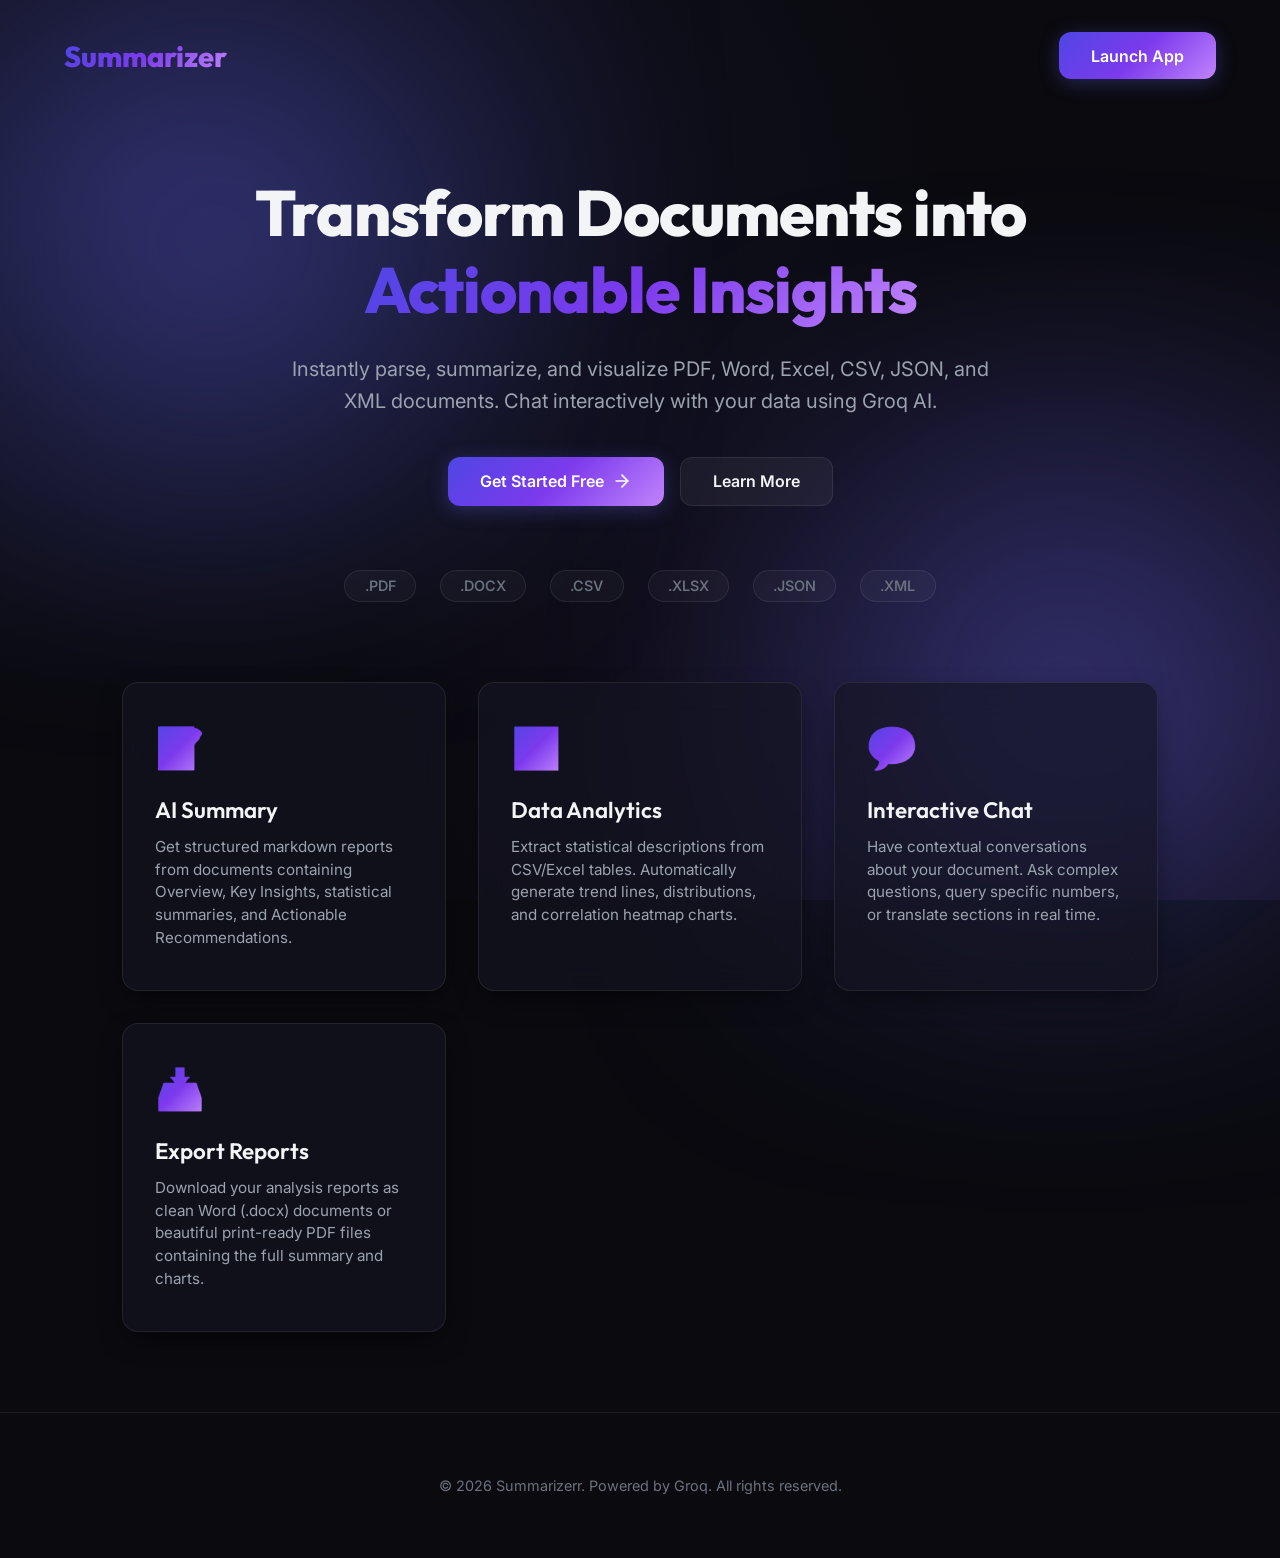
<file: frontend/index.html>
<!DOCTYPE html>
<html lang="en">
<head>
    <meta charset="UTF-8">
    <meta name="viewport" content="width=device-width, initial-scale=1.0">
    <title>Summarizer - AI Document Summarizer & Analytics Chat</title>
    <link rel="stylesheet" href="/frontend/css/style.css">
    <link rel="stylesheet" href="css/style.css"> <!-- Fallback for direct double click -->
</head>
<body>
    <div class="pulse-circle" style="top: 10%; left: 5%;"></div>
    <div class="pulse-circle" style="top: 60%; right: 5%;"></div>

    <!-- Navigation -->
    <nav class="landing-nav">
        <a href="index.html" class="logo">Summarizer</a>
        <a href="upload.html" class="btn-primary">Launch App</a>
    </nav>

    <!-- Hero Section -->
    <header class="landing-hero">
        <h1>Transform Documents into <br><span>Actionable Insights</span></h1>
        <p>Instantly parse, summarize, and visualize PDF, Word, Excel, CSV, JSON, and XML documents. Chat interactively with your data using Groq AI.</p>
        
        <div style="display: flex; gap: 1rem; justify-content: center;">
            <a href="upload.html" class="btn-primary">
                Get Started Free
                <svg width="20" height="20" viewBox="0 0 24 24" fill="none" stroke="currentColor" stroke-width="2" stroke-linecap="round" stroke-linejoin="round"><line x1="5" y1="12" x2="19" y2="12"></line><polyline points="12 5 19 12 12 19"></polyline></svg>
            </a>
            <a href="#features" class="btn-secondary">Learn More</a>
        </div>

        <!-- Format Badges -->
        <div class="format-bar">
            <span class="format-badge">.PDF</span>
            <span class="format-badge">.DOCX</span>
            <span class="format-badge">.CSV</span>
            <span class="format-badge">.XLSX</span>
            <span class="format-badge">.JSON</span>
            <span class="format-badge">.XML</span>
        </div>
    </header>

    <!-- Features Grid -->
    <section id="features" class="features-grid">
        <div class="feature-card glass-panel">
            <div class="feature-icon">📝</div>
            <h3>AI Summary</h3>
            <p>Get structured markdown reports from documents containing Overview, Key Insights, statistical summaries, and Actionable Recommendations.</p>
        </div>
        
        <div class="feature-card glass-panel">
            <div class="feature-icon">📊</div>
            <h3>Data Analytics</h3>
            <p>Extract statistical descriptions from CSV/Excel tables. Automatically generate trend lines, distributions, and correlation heatmap charts.</p>
        </div>

        <div class="feature-card glass-panel">
            <div class="feature-icon">💬</div>
            <h3>Interactive Chat</h3>
            <p>Have contextual conversations about your document. Ask complex questions, query specific numbers, or translate sections in real time.</p>
        </div>

        <div class="feature-card glass-panel">
            <div class="feature-icon">📥</div>
            <h3>Export Reports</h3>
            <p>Download your analysis reports as clean Word (.docx) documents or beautiful print-ready PDF files containing the full summary and charts.</p>
        </div>
    </section>

    <footer style="text-align: center; padding: 4rem 1rem; color: var(--text-muted); font-size: 0.9rem; border-top: 1px solid var(--border-card);">
        <p>&copy; 2026 Summarizerr. Powered by Groq. All rights reserved.</p>
    </footer>
</body>
</html>
</file>
<file: frontend/css/style.css>
@import url('https://fonts.googleapis.com/css2?family=Inter:wght@300;400;550;600;700&family=Outfit:wght@400;600;800&display=swap');

:root {
    --bg-primary: #0a0a0f;
    --bg-secondary: #12121e;
    --bg-card: rgba(20, 20, 35, 0.65);
    --border-card: rgba(255, 255, 255, 0.08);
    --accent-indigo: #6366f1;
    --accent-purple: #8b5cf6;
    --accent-gradient: linear-gradient(135deg, #4f46e5 0%, #7c3aed 50%, #c084fc 100%);
    --accent-gradient-hover: linear-gradient(135deg, #4338ca 0%, #6d28d9 100%);
    --text-primary: #f3f4f6;
    --text-secondary: #9ca3af;
    --text-muted: #6b7280;
    --danger: #ef4444;
    --success: #10b981;
    --warning: #f59e0b;
    --shadow-premium: 0 10px 30px -10px rgba(0, 0, 0, 0.7);
    --transition-smooth: all 0.3s cubic-bezier(0.4, 0, 0.2, 1);
}

* {
    margin: 0;
    padding: 0;
    box-sizing: border-box;
}

body {
    background-color: var(--bg-primary);
    color: var(--text-primary);
    font-family: 'Inter', sans-serif;
    min-height: 100vh;
    overflow-x: hidden;
    background-image: 
        radial-gradient(at 10% 20%, rgba(99, 102, 241, 0.15) 0px, transparent 50%),
        radial-gradient(at 90% 80%, rgba(139, 92, 246, 0.12) 0px, transparent 50%);
    background-attachment: fixed;
}

/* Glassmorphism containers */
.glass-panel {
    background: var(--bg-card);
    backdrop-filter: blur(16px);
    -webkit-backdrop-filter: blur(16px);
    border: 1px solid var(--border-card);
    border-radius: 16px;
    box-shadow: var(--shadow-premium);
}

/* Typography */
h1, h2, h3, .logo {
    font-family: 'Outfit', sans-serif;
}

.logo {
    font-size: 1.8rem;
    font-weight: 800;
    background: var(--accent-gradient);
    -webkit-background-clip: text;
    -webkit-text-fill-color: transparent;
    display: inline-block;
    cursor: pointer;
    text-decoration: none;
}

/* Landing Page Elements */
.landing-nav {
    display: flex;
    justify-content: space-between;
    align-items: center;
    padding: 2rem 5%;
}

.landing-hero {
    max-width: 1200px;
    margin: 4rem auto;
    padding: 0 2rem;
    text-align: center;
}

.landing-hero h1 {
    font-size: 4rem;
    font-weight: 800;
    line-height: 1.2;
    margin-bottom: 1.5rem;
    letter-spacing: -1px;
}

.landing-hero h1 span {
    background: var(--accent-gradient);
    -webkit-background-clip: text;
    -webkit-text-fill-color: transparent;
}

.landing-hero p {
    font-size: 1.25rem;
    color: var(--text-secondary);
    max-width: 700px;
    margin: 0 auto 2.5rem auto;
    line-height: 1.6;
}

/* Premium Buttons */
.btn-primary {
    background: var(--accent-gradient);
    color: #ffffff;
    border: none;
    padding: 0.85rem 2rem;
    font-size: 1rem;
    font-weight: 600;
    border-radius: 12px;
    cursor: pointer;
    transition: var(--transition-smooth);
    text-decoration: none;
    display: inline-flex;
    align-items: center;
    gap: 0.5rem;
    box-shadow: 0 4px 20px rgba(99, 102, 241, 0.3);
}

.btn-primary:hover {
    transform: translateY(-2px);
    box-shadow: 0 6px 25px rgba(99, 102, 241, 0.5);
    background: var(--accent-gradient-hover);
}

.btn-primary:active {
    transform: translateY(0);
}

.btn-secondary {
    background: rgba(255, 255, 255, 0.05);
    color: var(--text-primary);
    border: 1px solid var(--border-card);
    padding: 0.85rem 2rem;
    font-size: 1rem;
    font-weight: 600;
    border-radius: 12px;
    cursor: pointer;
    transition: var(--transition-smooth);
    text-decoration: none;
    display: inline-flex;
    align-items: center;
    gap: 0.5rem;
}

.btn-secondary:hover {
    background: rgba(255, 255, 255, 0.1);
    border-color: rgba(255, 255, 255, 0.2);
}

/* Features Grid */
.features-grid {
    display: grid;
    grid-template-columns: repeat(auto-fit, minmax(280px, 1fr));
    gap: 2rem;
    max-width: 1100px;
    margin: 5rem auto;
    padding: 0 2rem;
}

.feature-card {
    padding: 2.5rem 2rem;
    transition: var(--transition-smooth);
    text-align: left;
}

.feature-card:hover {
    transform: translateY(-5px);
    border-color: rgba(99, 102, 241, 0.3);
    box-shadow: 0 10px 30px rgba(0, 0, 0, 0.5), 0 0 20px rgba(99, 102, 241, 0.1);
}

.feature-icon {
    font-size: 2.5rem;
    margin-bottom: 1.5rem;
    display: inline-block;
    background: var(--accent-gradient);
    -webkit-background-clip: text;
    -webkit-text-fill-color: transparent;
}

.feature-card h3 {
    font-size: 1.4rem;
    margin-bottom: 0.75rem;
    font-weight: 600;
}

.feature-card p {
    color: var(--text-secondary);
    line-height: 1.5;
    font-size: 0.95rem;
}

/* Formats support list */
.format-bar {
    margin-top: 4rem;
    display: flex;
    justify-content: center;
    gap: 1.5rem;
    flex-wrap: wrap;
    color: var(--text-muted);
}

.format-badge {
    background: rgba(255, 255, 255, 0.03);
    border: 1px solid var(--border-card);
    padding: 0.4rem 1.2rem;
    border-radius: 20px;
    font-size: 0.9rem;
    font-weight: 550;
    transition: var(--transition-smooth);
}

.format-badge:hover {
    color: var(--text-primary);
    border-color: rgba(99, 102, 241, 0.4);
    background: rgba(99, 102, 241, 0.1);
}

/* Custom Scrollbar */
::-webkit-scrollbar {
    width: 8px;
    height: 8px;
}

::-webkit-scrollbar-track {
    background: var(--bg-primary);
}

::-webkit-scrollbar-thumb {
    background: rgba(255, 255, 255, 0.1);
    border-radius: 4px;
}

::-webkit-scrollbar-thumb:hover {
    background: rgba(255, 255, 255, 0.25);
}

/* Animations */
@keyframes float {
    0%, 100% { transform: translateY(0); }
    50% { transform: translateY(-8px); }
}

@keyframes pulse-slow {
    0%, 100% { opacity: 0.3; }
    50% { opacity: 0.7; }
}

.pulse-circle {
    position: absolute;
    width: 300px;
    height: 300px;
    background: var(--accent-indigo);
    filter: blur(150px);
    border-radius: 50%;
    z-index: -1;
    animation: pulse-slow 8s infinite ease-in-out;
}
</file>
